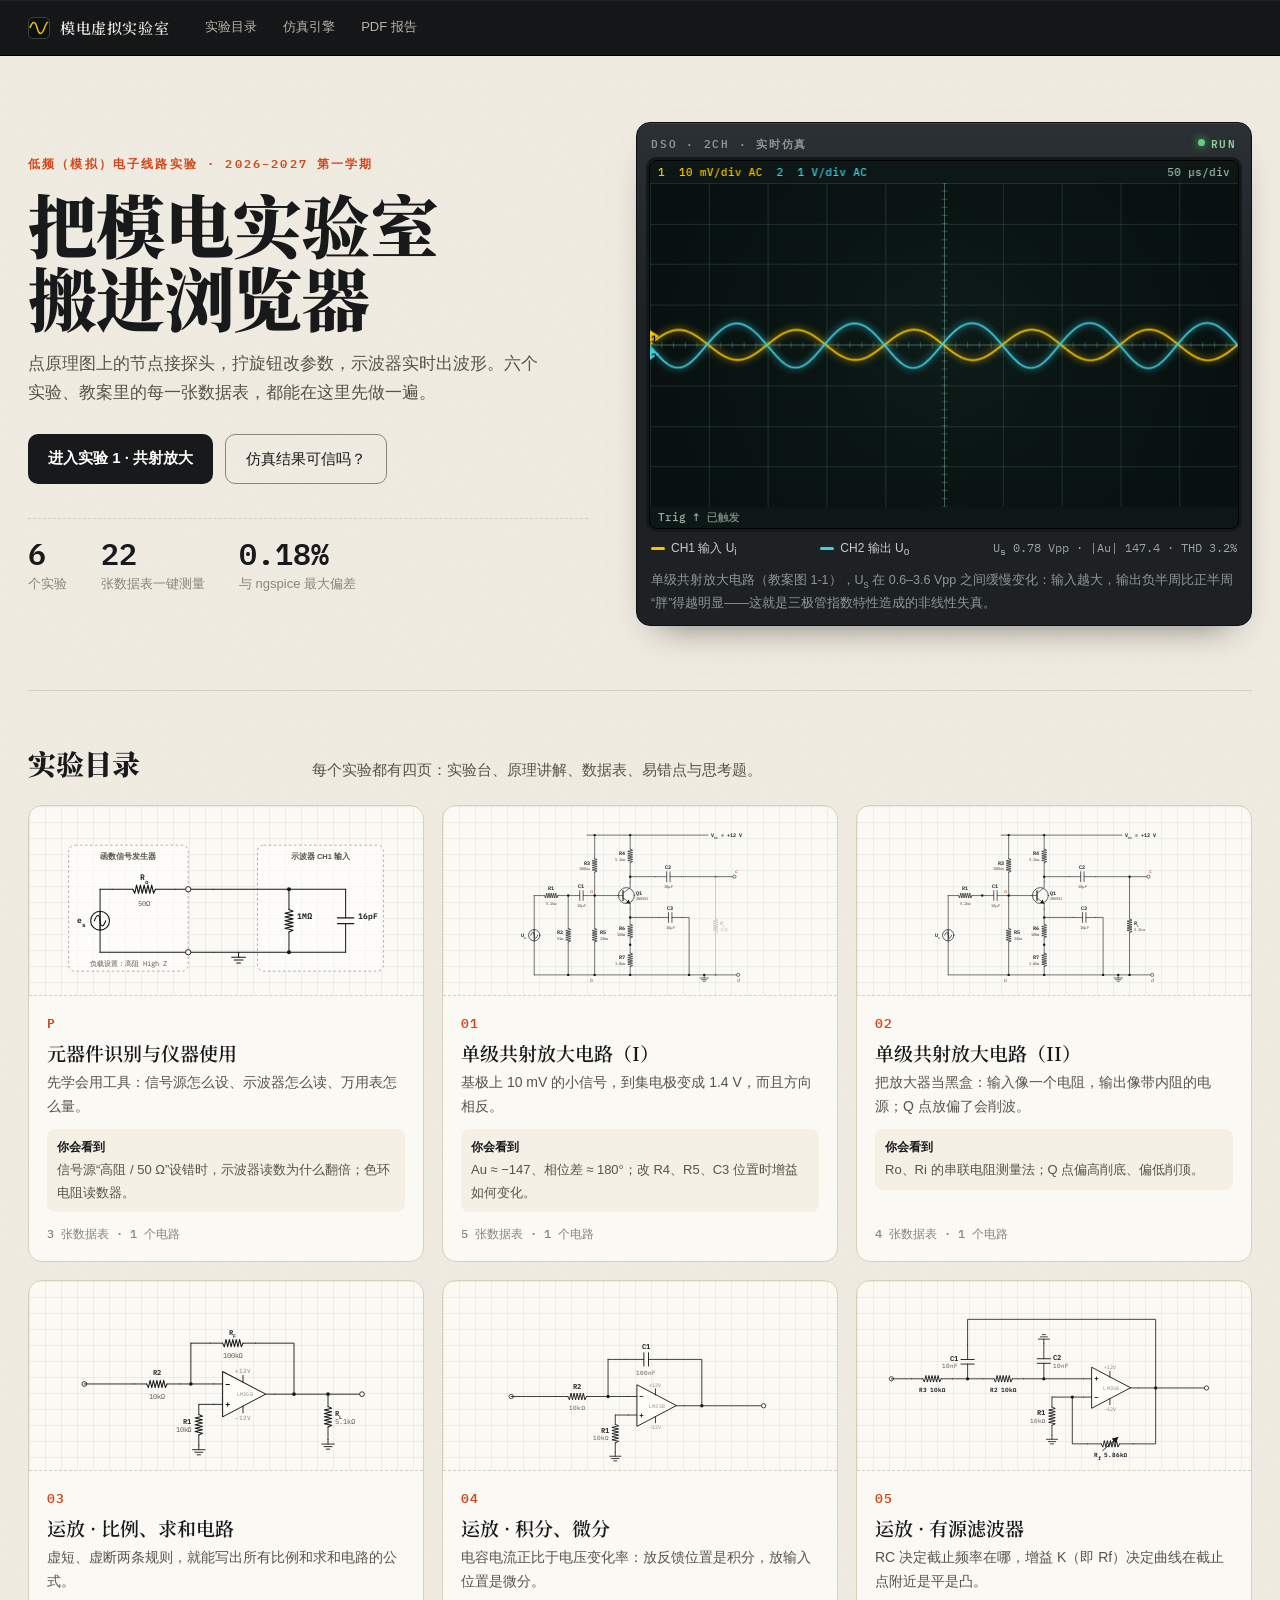
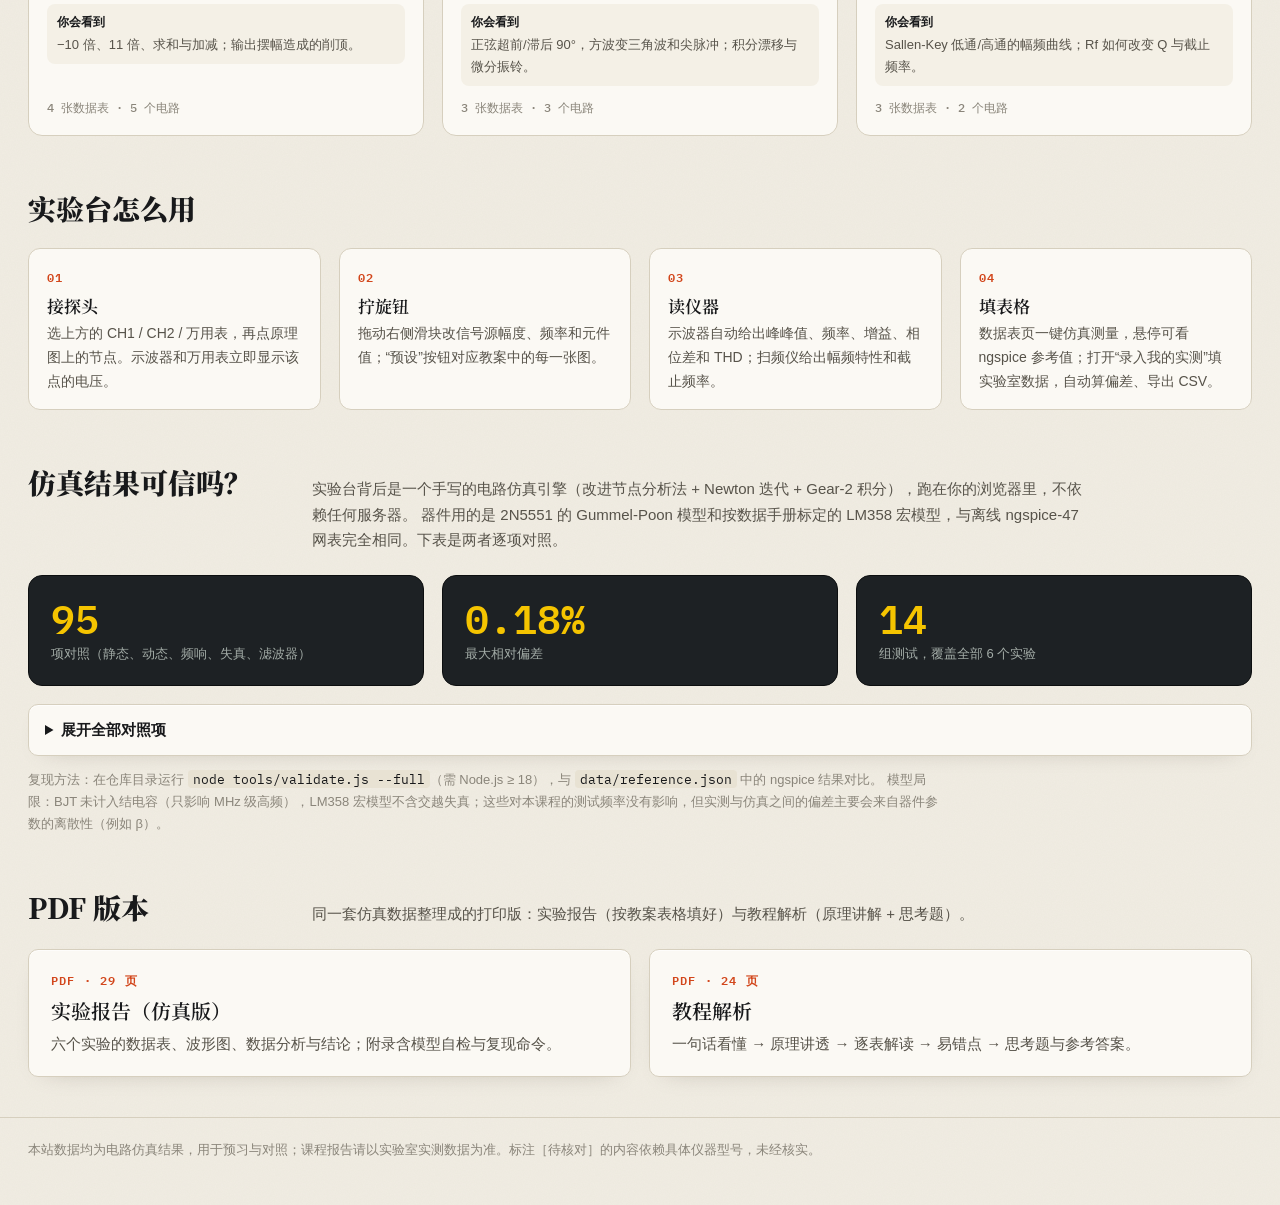
<file: index.html>
<!doctype html>
<html lang="zh-CN">
<head>
<meta charset="utf-8">
<meta name="viewport" content="width=device-width, initial-scale=1">
<title>模电虚拟实验室 · 低频（模拟）电子线路实验</title>
<meta name="description" content="在浏览器里做模电实验：共射放大、运放比例/求和、积分微分、有源滤波器。实时电路仿真 + 示波器 + 万用表 + 扫频仪，结果与 ngspice 逐项校验。">
<link rel="icon" href="assets/favicon.svg" type="image/svg+xml">
<link rel="preconnect" href="https://fonts.googleapis.com"><link rel="preconnect" href="https://fonts.gstatic.com" crossorigin>
<link href="https://fonts.googleapis.com/css2?family=IBM+Plex+Mono:wght@400;500;600&family=Noto+Serif+SC:wght@600;900&display=swap" rel="stylesheet">
<link rel="stylesheet" href="css/style.css">
<link rel="stylesheet" href="css/home.css">
</head>
<body class="home">
<a class="skip" href="#main">跳到正文</a>
<header class="top">
  <a class="brand" href="index.html"><span class="mark" aria-hidden="true"></span>模电虚拟实验室</a>
  <nav class="expnav" aria-label="页面导航">
    <a href="#exps"><span>实验目录</span></a><a href="#engine"><span>仿真引擎</span></a><a href="#downloads"><span>PDF 报告</span></a>
  </nav>
</header>

<main id="main">
  <section class="hero">
    <div class="hero-text reveal">
      <p class="kicker">低频（模拟）电子线路实验 · 2026–2027 第一学期</p>
      <h1>把模电实验室<br>搬进浏览器</h1>
      <p class="hero-lead">点原理图上的节点接探头，拧旋钮改参数，示波器实时出波形。六个实验、教案里的每一张数据表，都能在这里先做一遍。</p>
      <div class="hero-cta">
        <a class="btn big" href="lab.html?e=1">进入实验 1 · 共射放大</a>
        <a class="ghostbtn big" href="#engine">仿真结果可信吗？</a>
      </div>
      <ul class="hero-facts">
        <li><b>6</b><span>个实验</span></li>
        <li><b id="ntab">—</b><span>张数据表一键测量</span></li>
        <li><b id="maxerr">0.18%</b><span>与 ngspice 最大偏差</span></li>
      </ul>
    </div>
    <figure class="hero-inst inst reveal">
      <header class="inst-h"><span class="model">DSO · 2CH · 实时仿真</span><span class="model live"><i></i>RUN</span></header>
      <canvas id="hero-scope" class="screen" aria-label="示波器：共射放大电路的输入与输出波形"></canvas>
      <figcaption class="inst-f">
        <span class="legend"><i class="c1"></i><span>CH1 输入 U<sub>i</sub></span></span>
        <span class="legend"><i class="c2"></i><span>CH2 输出 U<sub>o</sub></span></span>
        <span class="simstate" id="hero-read"></span>
      </figcaption>
      <p class="hero-cap">单级共射放大电路（教案图 1-1），U<sub>s</sub> 在 0.6–3.6 Vpp 之间缓慢变化：输入越大，输出负半周比正半周“胖”得越明显——这就是三极管指数特性造成的非线性失真。</p>
    </figure>
  </section>

  <section id="exps" class="exps">
    <header class="sec-h reveal"><h2>实验目录</h2><p>每个实验都有四页：实验台、原理讲解、数据表、易错点与思考题。</p></header>
    <div class="exp-grid" id="exp-grid"></div>
  </section>

  <section id="how" class="how">
    <header class="sec-h reveal"><h2>实验台怎么用</h2></header>
    <ol class="how-steps">
      <li class="reveal"><b>接探头</b>选上方的 CH1 / CH2 / 万用表，再点原理图上的节点。示波器和万用表立即显示该点的电压。</li>
      <li class="reveal"><b>拧旋钮</b>拖动右侧滑块改信号源幅度、频率和元件值；“预设”按钮对应教案中的每一张图。</li>
      <li class="reveal"><b>读仪器</b>示波器自动给出峰峰值、频率、增益、相位差和 THD；扫频仪给出幅频特性和截止频率。</li>
      <li class="reveal"><b>填表格</b>数据表页一键仿真测量，悬停可看 ngspice 参考值；打开“录入我的实测”填实验室数据，自动算偏差、导出 CSV。</li>
    </ol>
  </section>

  <section id="engine" class="engine">
    <header class="sec-h reveal"><h2>仿真结果可信吗？</h2>
      <p>实验台背后是一个手写的电路仿真引擎（改进节点分析法 + Newton 迭代 + Gear-2 积分），跑在你的浏览器里，不依赖任何服务器。
      器件用的是 2N5551 的 Gummel-Poon 模型和按数据手册标定的 LM358 宏模型，与离线 ngspice-47 网表完全相同。下表是两者逐项对照。</p></header>
    <div class="engine-stats reveal" id="engine-stats"></div>
    <details class="card engine-table reveal"><summary>展开全部对照项</summary><div class="tscroll"><table id="valid-table"></table></div></details>
    <p class="engine-note reveal">复现方法：在仓库目录运行 <code>node tools/validate.js --full</code>（需 Node.js ≥ 18），与 <code>data/reference.json</code> 中的 ngspice 结果对比。
      模型局限：BJT 未计入结电容（只影响 MHz 级高频），LM358 宏模型不含交越失真；这些对本课程的测试频率没有影响，但实测与仿真之间的偏差主要会来自器件参数的离散性（例如 β）。</p>
  </section>

  <section id="downloads" class="downloads">
    <header class="sec-h reveal"><h2>PDF 版本</h2><p>同一套仿真数据整理成的打印版：实验报告（按教案表格填好）与教程解析（原理讲解 + 思考题）。</p></header>
    <div class="dl-grid">
      <a class="dl card reveal" href="downloads/实验报告（仿真版）.pdf" download><span class="dl-k">PDF · 29 页</span><b>实验报告（仿真版）</b><span>六个实验的数据表、波形图、数据分析与结论；附录含模型自检与复现命令。</span></a>
      <a class="dl card reveal" href="downloads/教程解析.pdf" download><span class="dl-k">PDF · 24 页</span><b>教程解析</b><span>一句话看懂 → 原理讲透 → 逐表解读 → 易错点 → 思考题与参考答案。</span></a>
    </div>
  </section>
</main>

<footer class="foot">
  <p>本站数据均为电路仿真结果，用于预习与对照；课程报告请以实验室实测数据为准。标注［待核对］的内容依赖具体仪器型号，未经核实。</p>
</footer>

<script src="data/reference.js"></script>
<script src="data/validation.js"></script>
<script src="js/engine.js"></script>
<script src="js/circuits.js"></script>
<script src="js/schematics.js"></script>
<script src="js/instruments.js"></script>
<script src="js/experiments.js"></script>
<script src="js/home.js"></script>
</body>
</html>
</file>
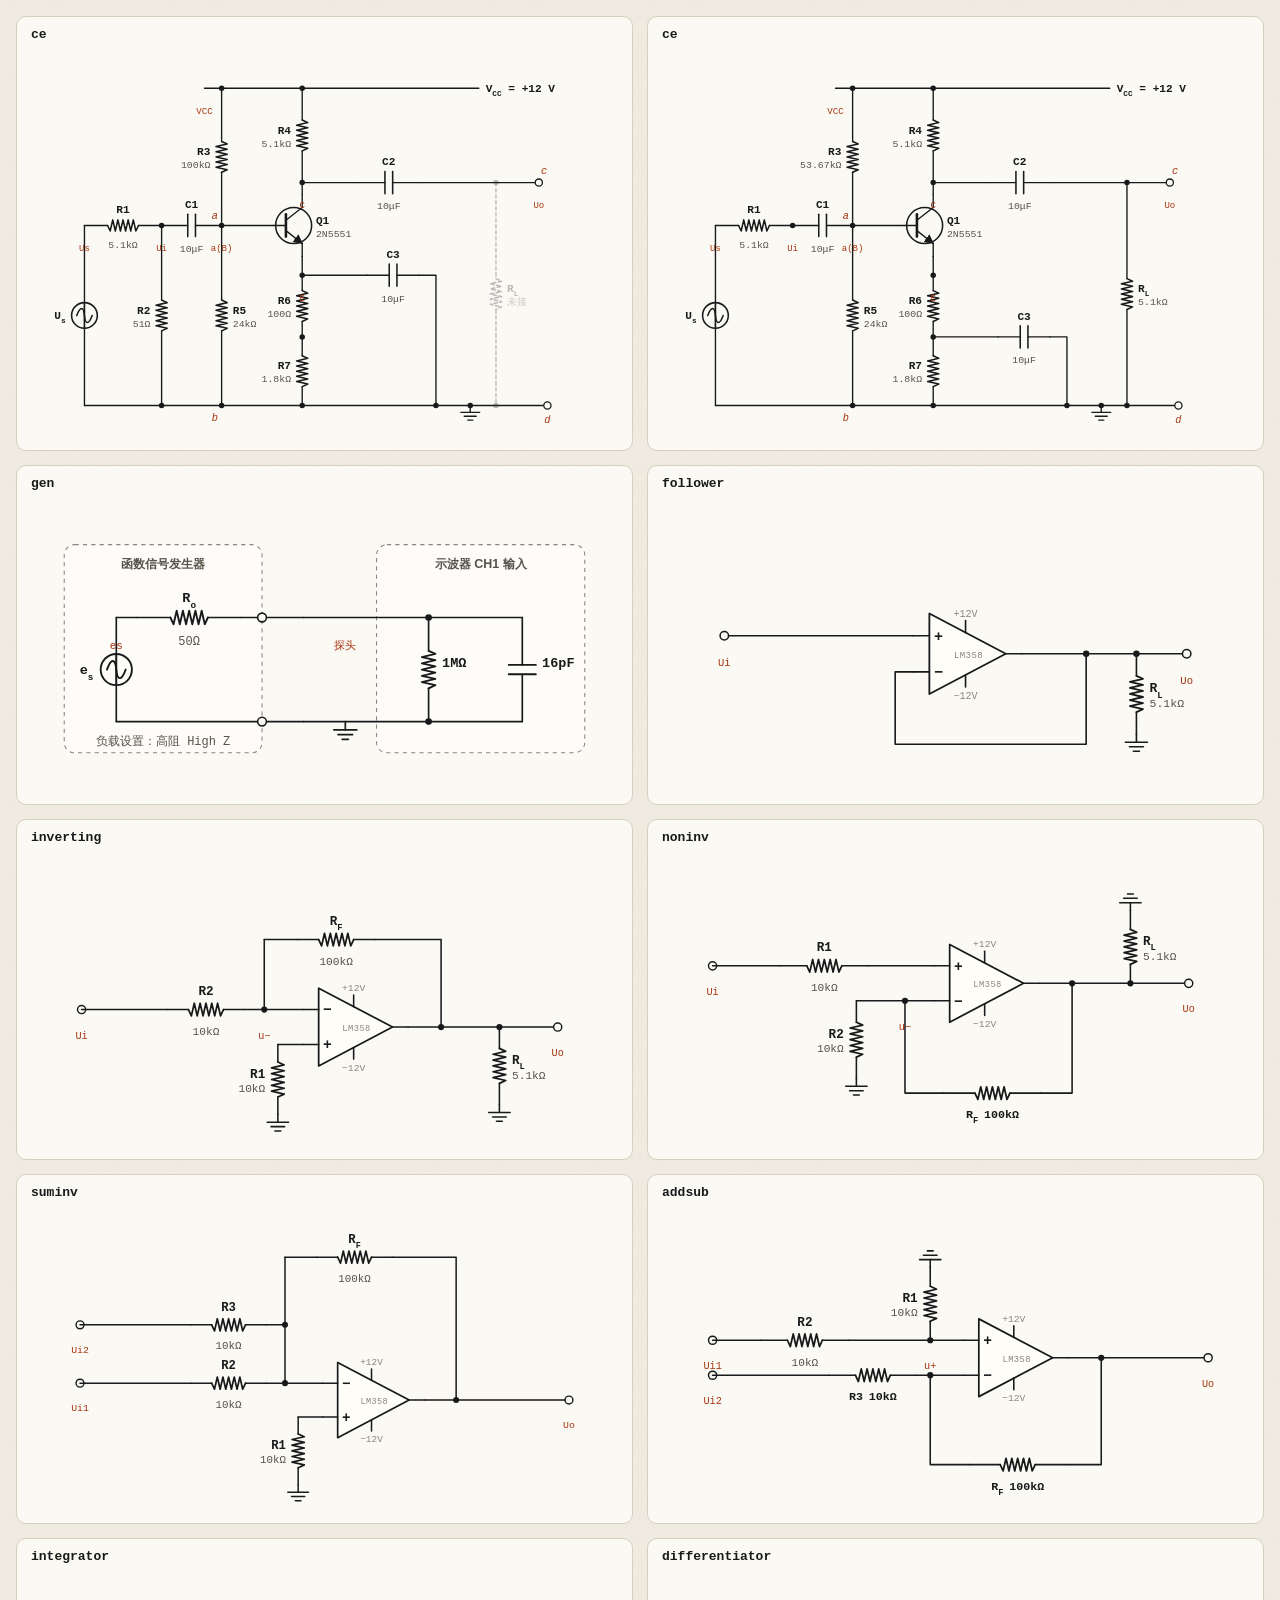
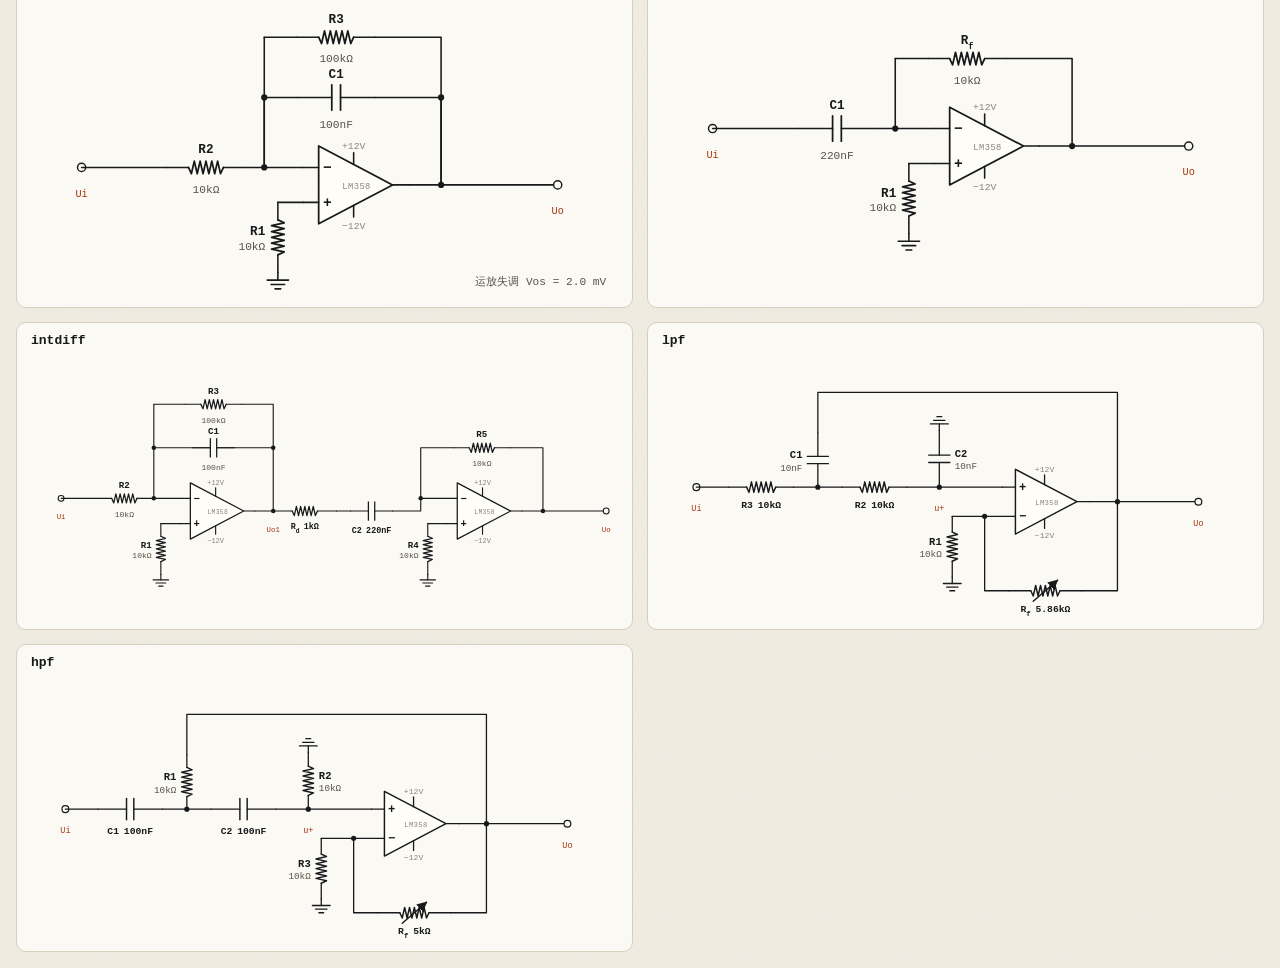
<file: tools/gallery.html>
<!doctype html>
<html lang="zh-CN"><head><meta charset="utf-8"><title>原理图图库（开发自检用）</title>
<link rel="stylesheet" href="../css/style.css">
<style>body{padding:16px} .g{display:grid;grid-template-columns:repeat(2,1fr);gap:14px} .g>div{background:#fbf9f4;border:1px solid #d6cfbe;border-radius:10px;padding:6px} h4{margin:4px 8px;font:600 13px var(--mono)} .sch .ptag{opacity:1}</style></head>
<body><div class="g" id="g"></div>
<script src="../js/schematics.js"></script>
<script>
const cases = [
  ["ce", { R2: true, bypass: "full", RL: null }], ["ce", { R2: false, bypass: "R7", RL: 5100, R3: 53668 }],
  ["gen", { load50: false }], ["follower", { RL: 5100 }], ["inverting", { RL: 5100 }], ["noninv", { RL: 5100 }],
  ["suminv", {}], ["addsub", { R1: 10000 }], ["integrator", { rpar: true, vos: 0.002 }], ["differentiator", {}],
  ["intdiff", { rd: true }], ["lpf", { Rf: 5858 }], ["hpf", { Rf: 5000 }],
];
const g = document.getElementById("g");
cases.forEach(([k, p], i) => {
  const d = document.createElement("div"); d.innerHTML = `<h4>${k}</h4><div class="schematic" id="s${i}"></div>`; g.appendChild(d);
  Schematics.render(document.getElementById("s" + i), k, p, { [Object.keys(Schematics.LAY[k](p).probes)[0]]: [] }, null);
});
</script></body></html>
</file>
<file: css/style.css>
/* =====================================================================
   模电虚拟实验室 — 视觉：实验记录本（暖纸 + 墨线）× 仪器面板（石墨 + 荧光屏）
   ===================================================================== */
:root {
  --paper: #f1ede3;
  --paper-2: #e8e2d3;
  --card: #fbf9f4;
  --ink: #18191b;
  --ink-2: #57534a;
  --ink-3: #8a857a;
  --line: #d6cfbe;
  --grid: rgba(46, 92, 140, 0.075);
  --accent: #d2461b;
  --accent-ink: #a63510;
  --panel: #1d2124;
  --panel-2: #2a3034;
  --panel-line: #3a4247;
  --screen: #081110;
  --ch1: #f5c400;
  --ch2: #3fd0e0;
  --dmm: #ff7a59;
  --ok: #2f8f46;
  --serif: "Noto Serif SC", "Songti SC", "STSong", serif;
  --sans: "PingFang SC", "Hiragino Sans GB", "Microsoft YaHei", "Noto Sans SC", sans-serif;
  --mono: "IBM Plex Mono", "SFMono-Regular", Menlo, Consolas, monospace;
  --r: 10px;
}
* { box-sizing: border-box; }
html { scroll-behavior: smooth; }
body {
  margin: 0; color: var(--ink); font: 15px/1.7 var(--sans);
  background: var(--paper);
  background-image: url("data:image/svg+xml,%3Csvg xmlns='http://www.w3.org/2000/svg' width='160' height='160'%3E%3Cfilter id='n'%3E%3CfeTurbulence type='fractalNoise' baseFrequency='.85' numOctaves='2' stitchTiles='stitch'/%3E%3CfeColorMatrix values='0 0 0 0 0.35 0 0 0 0 0.3 0 0 0 0 0.2 0 0 0 .05 0'/%3E%3C/filter%3E%3Crect width='100%25' height='100%25' filter='url(%23n)'/%3E%3C/svg%3E");
  -webkit-font-smoothing: antialiased;
}
a { color: var(--accent-ink); }
button { font: inherit; color: inherit; cursor: pointer; }
:focus-visible { outline: 2px solid var(--accent); outline-offset: 2px; }
.skip { position: absolute; left: -999px; }
.skip:focus { left: 12px; top: 8px; z-index: 99; background: #fff; padding: 6px 10px; }

/* ---------------- 顶栏 ---------------- */
.top {
  position: sticky; top: 0; z-index: 20; display: flex; align-items: center; gap: 24px;
  padding: 0 28px; height: 56px; background: #141618; color: #e9e6de;
  border-bottom: 1px solid #000; box-shadow: 0 1px 0 rgba(255,255,255,.04) inset;
}
.brand { display: flex; align-items: center; gap: 10px; color: inherit; text-decoration: none; font: 600 15px var(--serif); letter-spacing: .04em; white-space: nowrap; }
.mark { width: 22px; height: 22px; border-radius: 5px; background: var(--screen); border: 1px solid #39423f; position: relative; overflow: hidden; }
.mark::after { content: ""; position: absolute; inset: 0; background: url("data:image/svg+xml,%3Csvg xmlns='http://www.w3.org/2000/svg' viewBox='0 0 22 22'%3E%3Cpath d='M1 11 C4 3 7 3 9 11 S14 19 17 11 21 5 21 5' fill='none' stroke='%23f5c400' stroke-width='1.6'/%3E%3C/svg%3E") center/cover; }
.expnav { display: flex; gap: 2px; overflow-x: auto; scrollbar-width: none; }
.expnav a { display: flex; align-items: baseline; gap: 7px; padding: 6px 12px; border-radius: 6px; color: #b9b4a8; text-decoration: none; font-size: 13px; white-space: nowrap; }
.expnav a b { font: 600 12px var(--mono); color: #7d786e; }
.expnav a:hover { background: #22262a; color: #fff; }
.expnav a.cur { background: #262b2f; color: #fff; box-shadow: inset 0 -2px 0 var(--accent); }
.expnav a.cur b { color: var(--accent); }

main { max-width: 1440px; margin: 0 auto; padding: 0 28px 40px; }

/* ---------------- 实验标题 ---------------- */
.exphead { display: flex; justify-content: space-between; align-items: flex-end; gap: 24px; padding: 34px 0 0; border-bottom: 1px solid var(--line); margin-bottom: 22px; flex-wrap: wrap; }
.kicker { margin: 0; font: 600 12px var(--mono); letter-spacing: .18em; color: var(--accent); text-transform: uppercase; }
.exphead h1 { margin: 4px 0 6px; font: 900 clamp(26px, 3.2vw, 40px)/1.15 var(--serif); letter-spacing: .01em; }
.lead { margin: 0 0 18px; color: var(--ink-2); max-width: 46em; }
.tabs { display: flex; gap: 4px; }
.tabs button { white-space: nowrap; background: none; border: 0; padding: 10px 14px 12px; color: var(--ink-2); font-size: 14px; border-bottom: 2px solid transparent; margin-bottom: -1px; }
.tabs button:hover { color: var(--ink); }
.tabs button[aria-selected="true"] { color: var(--ink); border-bottom-color: var(--accent); font-weight: 600; }

/* ---------------- 卡片 ---------------- */
.card { background: var(--card); border: 1px solid var(--line); border-radius: var(--r); box-shadow: 0 1px 0 rgba(255,255,255,.7) inset, 0 8px 24px -18px rgba(40,30,10,.35); }
.card-h { display: flex; align-items: center; justify-content: space-between; gap: 12px; padding: 12px 16px; border-bottom: 1px dashed var(--line); flex-wrap: wrap; }
.card-h h2 { margin: 0; font: 600 15px var(--serif); letter-spacing: .06em; }
.paper { background-color: var(--card); background-image: linear-gradient(var(--grid) 1px, transparent 1px), linear-gradient(90deg, var(--grid) 1px, transparent 1px); background-size: 20px 20px; }

/* ---------------- 实验台布局 ---------------- */
.bench-grid { display: grid; grid-template-columns: minmax(0, 1fr) 340px; gap: 18px; align-items: start; }
.sch-card { grid-column: 1; }
.controls { grid-column: 2; grid-row: 1 / span 3; position: sticky; top: 72px; max-height: calc(100vh - 90px); overflow: auto; }
.scope-card { grid-column: 1; }
.side-insts { grid-column: 1; display: grid; grid-template-columns: 280px minmax(0, 1fr); gap: 18px; }
.tasks { margin-top: 18px; }
.tasks ol { margin: 0; padding: 14px 20px 16px 40px; columns: 2; column-gap: 40px; }
.tasks li { break-inside: avoid; margin-bottom: 6px; color: var(--ink-2); }

.roles { display: flex; align-items: center; gap: 6px; flex-wrap: wrap; }
.roles .hint { font-size: 12px; color: var(--ink-3); margin-right: 2px; }
.roles button { display: inline-flex; align-items: center; gap: 6px; padding: 4px 10px; border-radius: 999px; border: 1px solid var(--line); background: #fff; font-size: 12.5px; }
.roles button em { font: 500 12px var(--mono); color: var(--ink-2); font-style: normal; }
.roles button[aria-pressed="true"] { border-color: var(--ink); box-shadow: 0 0 0 2px rgba(24,25,27,.08); }
.roles i { width: 10px; height: 10px; border-radius: 50%; display: inline-block; }
.c1 i, i.c1 { background: var(--ch1); } i.c2 { background: var(--ch2); } i.cv { background: var(--dmm); }

.schematic { padding: 8px 10px 4px; }
.sch { width: 100%; height: auto; display: block; max-height: 460px; }
.sch .w { fill: none; stroke: var(--ink); stroke-width: 1.6; stroke-linejoin: round; stroke-linecap: round; }
.sch .part { stroke-width: 1.8; }
.sch .oa { fill: #fffdf8; }
.sch .arrh { fill: var(--ink); }
.sch .dot { fill: var(--ink); }
.sch .term { fill: var(--card); stroke: var(--ink); stroke-width: 1.5; }
.sch text { font-family: var(--mono); }
.sch .lb { font-size: 13px; font-weight: 600; fill: var(--ink); }
.sch .lb2 { font-size: 12px; font-weight: 600; fill: var(--ink); }
.sch .val { font-size: 11.5px; fill: var(--ink-2); }
.sch .sub { font-size: 9px; baseline-shift: sub; }
.sch .pm { font-size: 15px; font-weight: 600; fill: var(--ink); }
.sch .rail { font-size: 10px; fill: var(--ink-3); }
.sch .chip { font-size: 9px; fill: var(--ink-3); letter-spacing: .05em; }
.sch .node { font-size: 12px; fill: var(--accent-ink); font-style: italic; }
.sch .box { fill: rgba(255,255,255,.5); stroke: var(--ink-3); stroke-dasharray: 4 4; }
.sch .boxt { font: 600 12px var(--sans); fill: var(--ink-2); }
.sch .ghost { opacity: .28; }
.sch .ghost .w { stroke-dasharray: 4 3; }
.probe { cursor: crosshair; outline: none; }
.probe .hit { fill: transparent; }
.probe .pin { fill: #fff; stroke: var(--accent); stroke-width: 1.6; opacity: .0; transition: opacity .15s; }
.sch:hover .probe .pin, .probe:focus .pin { opacity: .9; }
.probe:hover .pin, .probe:focus .pin { fill: var(--accent); opacity: 1; }
.probe .ptag { font-size: 10.5px; fill: var(--accent-ink); opacity: 0; transition: opacity .15s; pointer-events: none; }
.sch:hover .probe .ptag, .probe.on .ptag { opacity: 1; }
.probe .ring { fill: none; stroke-width: 2.6; }
.probe .ring.ch1 { stroke: var(--ch1); } .probe .ring.ch2 { stroke: var(--ch2); } .probe .ring.dmm { stroke: var(--dmm); }
.probe.on .pin { opacity: 1; fill: var(--ink); stroke: none; r: 3.5; }
.flag rect { stroke: rgba(0,0,0,.25); }
.flag.ch1 rect { fill: var(--ch1); } .flag.ch2 rect { fill: var(--ch2); } .flag.dmm rect { fill: var(--dmm); }
.flag text { font: 700 10px var(--mono); fill: #111; }

/* ---------------- 控件 ---------------- */
#controls { padding: 6px 16px 16px; }
.ctl { padding: 12px 0; border-bottom: 1px dashed var(--line); }
.ctl:last-child { border-bottom: 0; }
.ctl-h { display: flex; justify-content: space-between; align-items: baseline; font-size: 13px; color: var(--ink-2); margin-bottom: 7px; }
.ctl-h output { font: 600 14px var(--mono); color: var(--ink); }
.seg { display: inline-flex; background: var(--paper-2); border-radius: 8px; padding: 3px; gap: 2px; }
.seg.wrap { display: flex; flex-wrap: wrap; }
.seg button { border: 0; background: transparent; padding: 5px 10px; border-radius: 6px; font-size: 13px; color: var(--ink-2); }
.seg button.on { background: #fff; color: var(--ink); box-shadow: 0 1px 2px rgba(0,0,0,.12); font-weight: 600; }
.chips { display: flex; flex-wrap: wrap; gap: 6px; }
.chips button { border: 1px solid var(--line); background: #fff; border-radius: 999px; padding: 3px 11px; font-size: 12.5px; }
.chips button:hover { border-color: var(--accent); color: var(--accent-ink); }
.chips.mini { margin-top: 6px; }
.chips.mini button { font: 500 11.5px var(--mono); padding: 1px 8px; color: var(--ink-2); }
input[type=range] { width: 100%; -webkit-appearance: none; appearance: none; background: transparent; height: 22px; }
input[type=range]::-webkit-slider-runnable-track { height: 4px; background: linear-gradient(90deg, var(--ink) 0 0) , var(--line); border-radius: 2px; }
input[type=range]::-webkit-slider-thumb { -webkit-appearance: none; width: 18px; height: 18px; margin-top: -7px; border-radius: 50%; background: #fff; border: 2px solid var(--accent); box-shadow: 0 1px 3px rgba(0,0,0,.25); }
input[type=range]::-moz-range-track { height: 4px; background: var(--line); border-radius: 2px; }
input[type=range]::-moz-range-thumb { width: 16px; height: 16px; border-radius: 50%; background: #fff; border: 2px solid var(--accent); }

/* ---------------- 仪器 ---------------- */
.inst { background: linear-gradient(180deg, var(--panel-2), var(--panel) 40%); color: #d9dcd6; border-radius: 14px; border: 1px solid #0c0e0f; box-shadow: 0 1px 0 rgba(255,255,255,.07) inset, 0 18px 36px -22px rgba(0,0,0,.6); padding: 10px 12px 12px; }
.inst-h, .inst-f { display: flex; justify-content: space-between; align-items: center; gap: 10px; flex-wrap: wrap; }
.inst-h { padding: 0 2px 8px; }
.inst-f { padding: 9px 2px 0; }
.model { font: 600 11px var(--mono); letter-spacing: .16em; color: #8e9892; }
.inst-btns { display: flex; gap: 6px; }
.ib, .cb { background: #33393d; border: 1px solid #0d0f10; color: #e2e5df; border-radius: 6px; padding: 4px 10px; font: 500 12px var(--sans); box-shadow: 0 1px 0 rgba(255,255,255,.08) inset; }
.ib:hover, .cb:hover { background: #3c4347; }
.cb { font-family: var(--mono); font-weight: 600; min-width: 46px; }
.cb.c1 { box-shadow: inset 0 -2px 0 var(--ch1); } .cb.c2 { box-shadow: inset 0 -2px 0 var(--ch2); }
.scope-body { display: grid; grid-template-columns: minmax(0, 1fr) 190px; gap: 10px; }
.screen { width: 100%; display: block; border-radius: 8px; border: 1px solid #000; box-shadow: inset 0 0 0 1px rgba(120,190,160,.08), 0 0 0 3px #15191b; background: var(--screen); }
#scope { aspect-ratio: 3 / 2; }
.meas { margin: 0; display: flex; flex-direction: column; gap: 8px; }
.mg { background: #12171a; border: 1px solid #000; border-radius: 8px; padding: 7px 10px; display: grid; grid-template-columns: auto 1fr; gap: 1px 10px; align-items: baseline; }
.mg.c1 { border-left: 3px solid var(--ch1); } .mg.c2 { border-left: 3px solid var(--ch2); }
.mg dt { font-size: 11.5px; color: #8a948f; }
.mg dd { margin: 0; text-align: right; font: 600 14px var(--mono); color: #eef0ea; font-variant-numeric: tabular-nums; }
.mg.c1 dd { color: #ffe27a; } .mg.c2 dd { color: #9be9f2; }
.simstate { font: 12px var(--mono); color: #9aa49f; }
.simstate b { color: #e6e9e3; font-weight: 600; }
.simstate .ok { color: #6fd28a; } .simstate .warm { color: #f0b04a; } .simstate .bad { color: #ff8a73; }
.dmm .lcd { margin: 4px 0 8px; background: linear-gradient(180deg, #c7d2b3, #b4c19e); border-radius: 8px; border: 2px solid #0e1011; box-shadow: inset 0 2px 6px rgba(0,0,0,.35); padding: 14px 16px 10px; display: flex; align-items: baseline; justify-content: flex-end; gap: 8px; color: #1d2418; }
.dmm .lcd span { font: 600 40px/1 var(--mono); letter-spacing: .02em; font-variant-numeric: tabular-nums; }
.dmm .lcd small { font: 600 14px var(--mono); }
.inst-note { margin: 4px 2px 0; font-size: 12px; color: #8e9892; }
.bodecv { aspect-ratio: 16 / 5; }

/* ---------------- 讲解 ---------------- */
.prose { max-width: 860px; margin: 0 auto; padding: 18px 40px 30px; }
.prose h3 { font: 600 19px var(--serif); margin: 26px 0 8px; padding-left: 12px; border-left: 3px solid var(--accent); }
.prose p, .prose li { color: #2b2a27; }
.prose .key { background: #f3efe4; border-left: 3px solid var(--ink); padding: 10px 14px; margin: 14px 0; border-radius: 0 8px 8px 0; font-size: 14px; }
.prose .key b { display: inline-block; margin-right: 10px; font-family: var(--serif); }
.prose pre { background: var(--panel); color: #e5e8e1; padding: 14px 16px; border-radius: 8px; overflow: auto; font: 12.5px/1.6 var(--mono); }
.katex-display { overflow-x: auto; overflow-y: hidden; padding: 4px 0; }
.tbc { font: 600 11px var(--sans); color: var(--accent-ink); border: 1px solid currentColor; border-radius: 4px; padding: 0 4px; margin-left: 4px; white-space: nowrap; }

/* ---------------- 色环 ---------------- */
.cc { border: 1px solid var(--line); border-radius: var(--r); background: #fff; padding: 12px 14px; }
.cc-svg { width: 100%; max-width: 420px; display: block; margin: 0 auto; }
.cc-val { text-align: center; font: 600 22px var(--mono); margin: 2px 0 8px; }
.cc-val span { font-size: 14px; color: var(--ink-2); margin-left: 10px; }
.cc-row { display: flex; flex-wrap: wrap; align-items: center; gap: 4px; margin: 5px 0; font-size: 12.5px; }
.cc-row > span { width: 52px; color: var(--ink-2); }
.sw { border: 1px solid rgba(0,0,0,.2); border-radius: 5px; padding: 1px 0; width: 30px; font-size: 11px; background: var(--c); color: #fff; text-shadow: 0 0 2px rgba(0,0,0,.8); }
.sw.on { outline: 2px solid var(--ink); outline-offset: 1px; }
.cc-quiz { margin-top: 10px; display: flex; flex-wrap: wrap; gap: 6px; align-items: center; font-size: 12.5px; color: var(--ink-2); }

/* ---------------- 数据表 ---------------- */
.datahead { display: flex; justify-content: space-between; align-items: center; gap: 18px; padding: 14px 18px; margin-bottom: 18px; flex-wrap: wrap; }
.datahead p { margin: 0; color: var(--ink-2); font-size: 14px; max-width: 60em; }
.datahead-act { display: flex; gap: 14px; align-items: center; }
.btn { background: var(--ink); color: #fff; border: 0; border-radius: 8px; padding: 7px 14px; font-size: 13.5px; font-weight: 600; }
.btn:hover { background: var(--accent-ink); }
.btn:disabled { opacity: .6; cursor: progress; }
.ghostbtn { background: transparent; border: 1px solid var(--line); border-radius: 6px; padding: 3px 9px; font-size: 12px; color: var(--ink-2); }
.ghostbtn:hover { border-color: var(--accent); color: var(--accent-ink); }
.switch { display: inline-flex; align-items: center; gap: 8px; font-size: 13.5px; cursor: pointer; }
.switch input { position: absolute; opacity: 0; }
.switch span { width: 34px; height: 20px; border-radius: 99px; background: var(--line); position: relative; transition: background .2s; }
.switch span::after { content: ""; position: absolute; top: 2px; left: 2px; width: 16px; height: 16px; border-radius: 50%; background: #fff; transition: transform .2s; box-shadow: 0 1px 2px rgba(0,0,0,.3); }
.switch input:checked + span { background: var(--accent); }
.switch input:checked + span::after { transform: translateX(14px); }
.switch input:focus-visible + span { outline: 2px solid var(--accent); outline-offset: 2px; }
.tbl { background: var(--card); border: 1px solid var(--line); border-radius: var(--r); margin-bottom: 18px; overflow: hidden; }
.tbl header { display: flex; justify-content: space-between; align-items: center; gap: 12px; padding: 12px 16px; border-bottom: 1px solid var(--line); flex-wrap: wrap; }
.tbl h3 { margin: 0; font: 600 15px var(--serif); }
.tno { font: 600 12px var(--mono); color: #fff; background: var(--ink); border-radius: 4px; padding: 2px 7px; margin-right: 10px; letter-spacing: .04em; }
.tbl-act { display: flex; gap: 8px; }
.tscroll { overflow-x: auto; }
table { border-collapse: collapse; width: 100%; font-size: 13.5px; }
th, td { padding: 8px 12px; text-align: center; border-bottom: 1px solid #ece6d7; white-space: nowrap; }
thead th { background: #f2eee3; font-weight: 600; color: var(--ink-2); font-size: 12.5px; }
tbody th { font-weight: 600; text-align: left; }
td.v { font: 500 14px var(--mono); font-variant-numeric: tabular-nums; color: var(--ink-3); }
td.v.filled { color: var(--ink); animation: fill .9s ease; }
@keyframes fill { from { background: #ffe9b8; } to { background: transparent; } }
tr.busy td.v { color: transparent; background: linear-gradient(90deg, #f4efe2 25%, #fff6de 50%, #f4efe2 75%); background-size: 200% 100%; animation: shimmer 1s linear infinite; }
@keyframes shimmer { to { background-position: -200% 0; } }
td.act, th.act { width: 1%; }
table.wide th, table.wide td { padding: 7px 8px; }
tr.mine { display: none; }
.show-mine tr.mine, tr.mine.always { display: table-row; }
tr.mine th span { font-weight: 500; color: var(--accent-ink); font-size: 12.5px; }
tr.mine input { width: 78px; font: 500 13px var(--mono); padding: 3px 6px; border: 1px solid var(--line); border-radius: 5px; background: #fffdf7; text-align: center; }
tr.mine input:focus { border-color: var(--accent); outline: none; }
tr.mine .dev { display: block; font: 500 10.5px var(--mono); color: var(--accent-ink); font-style: normal; min-height: 1em; }
.tnote, .tafter { margin: 0; padding: 10px 16px; font-size: 13px; color: var(--ink-2); }
.tafter:empty { display: none; }
.tafter { border-top: 1px dashed var(--line); color: var(--ink); }
.badge:empty { display: none; }
.badge { display: inline-block; font: 500 12px var(--mono); color: var(--ok); background: #e9f3ea; border-radius: 5px; padding: 1px 8px; margin-right: 8px; }

/* ---------------- 思考题 ---------------- */
.qa-grid { display: grid; grid-template-columns: minmax(0, 1fr) minmax(0, 1.4fr); gap: 18px; align-items: start; }
.pit { margin: 0; padding: 14px 20px 18px 38px; }
.pit li { margin-bottom: 8px; }
.pit li::marker { color: var(--accent); }
.qa { padding: 6px 16px 14px; }
.qa details { border-bottom: 1px dashed var(--line); padding: 10px 0; }
.qa summary { cursor: pointer; font-weight: 600; list-style: none; display: flex; gap: 10px; }
.qa summary::-webkit-details-marker { display: none; }
.qn { flex: none; width: 22px; height: 22px; border-radius: 50%; background: var(--ink); color: #fff; font: 600 12px/22px var(--mono); text-align: center; }
.qa details[open] .qn { background: var(--accent); }
.qa details > div { margin: 8px 0 0 32px; color: var(--ink-2); }

.foot { max-width: 1440px; margin: 0 auto; padding: 18px 28px 40px; color: var(--ink-3); font-size: 12.5px; border-top: 1px solid var(--line); }
.foot p { margin: 4px 0; }

/* ---------------- 入场动画（CSS keyframes） ---------------- */
.reveal { animation: rise .55s cubic-bezier(.2,.7,.2,1) both; }
.bench-grid > :nth-child(2) { animation-delay: .06s; }
.bench-grid > :nth-child(3) { animation-delay: .12s; }
.side-insts > :nth-child(1) { animation-delay: .18s; }
.side-insts > :nth-child(2) { animation-delay: .22s; }
@keyframes rise { from { opacity: 0; transform: translateY(10px); } to { opacity: 1; transform: none; } }
@media (prefers-reduced-motion: reduce) { .reveal, td.v.filled { animation: none; } html { scroll-behavior: auto; } }

/* ---------------- 响应式 ---------------- */
@media (max-width: 1180px) {
  .bench-grid { grid-template-columns: 1fr; }
  .controls { grid-column: 1; grid-row: auto; position: static; max-height: none; }
  .sch-card, .scope-card { grid-column: 1; }
  .side-insts { grid-template-columns: 1fr; }
}
@media (max-width: 760px) {
  main { padding: 0 14px 30px; }
  .top { padding: 0 14px; gap: 12px; }
  .brand { font-size: 0; gap: 0; }
  .expnav a span { display: none; }
  .scope-body { grid-template-columns: 1fr; }
  .meas { flex-direction: row; flex-wrap: wrap; }
  .mg { flex: 1 1 160px; }
  .tasks ol { columns: 1; }
  .qa-grid { grid-template-columns: 1fr; }
  .prose { padding: 10px 18px 24px; }
  .tabs { overflow-x: auto; }
}
</file>
<file: css/home.css>
/* 首页 */
.home main { padding-top: 10px; }
.hero { display: grid; grid-template-columns: minmax(0, 1fr) minmax(0, 1.1fr); gap: 48px; align-items: center; padding: 56px 0 64px; border-bottom: 1px solid var(--line); }
.hero h1 { font: 900 clamp(40px, 5.4vw, 76px)/1.05 var(--serif); margin: 14px 0 18px; letter-spacing: -.01em; }
.hero-lead { font-size: 17px; color: var(--ink-2); max-width: 30em; margin: 0 0 26px; }
.hero-cta { display: flex; gap: 12px; flex-wrap: wrap; margin-bottom: 34px; }
.btn.big, .ghostbtn.big { padding: 11px 20px; font-size: 15px; border-radius: 10px; text-decoration: none; display: inline-block; }
.ghostbtn.big { color: var(--ink); border-color: var(--ink-3); }
.btn.big { color: #fff; }
.hero-facts { list-style: none; padding: 0; margin: 0; display: flex; gap: 34px; border-top: 1px dashed var(--line); padding-top: 18px; }
.hero-facts b { display: block; font: 600 30px/1.1 var(--mono); color: var(--ink); }
.hero-facts span { font-size: 13px; color: var(--ink-3); }
.hero-inst { margin: 0; transform: rotate(.6deg); }
.hero-inst canvas { aspect-ratio: 16 / 10; }
.live { display: inline-flex; align-items: center; gap: 6px; color: #8fd4a0 !important; }
.live i { width: 7px; height: 7px; border-radius: 50%; background: #5fd17b; box-shadow: 0 0 8px #5fd17b; animation: blink 1.6s ease-in-out infinite; }
@keyframes blink { 50% { opacity: .35; } }
.legend { display: inline-flex; align-items: center; gap: 6px; font-size: 12px; color: #c9cec8; }
.legend i { width: 14px; height: 3px; border-radius: 2px; display: inline-block; }
.legend i.c1 { background: var(--ch1); } .legend i.c2 { background: var(--ch2); }
.hero-cap { margin: 10px 2px 0; font-size: 12.5px; color: #8e9892; line-height: 1.6; }

.sec-h { display: grid; grid-template-columns: 260px minmax(0, 1fr); gap: 24px; align-items: baseline; margin: 56px 0 22px; }
.sec-h h2 { margin: 0; font: 900 28px/1.2 var(--serif); }
.sec-h p { margin: 0; color: var(--ink-2); max-width: 52em; }

.exp-grid { display: grid; grid-template-columns: repeat(3, minmax(0, 1fr)); gap: 18px; }
.exp-card { display: flex; flex-direction: column; text-decoration: none; color: inherit; background: var(--card); border: 1px solid var(--line); border-radius: 14px; overflow: hidden; transition: transform .2s, box-shadow .2s, border-color .2s; }
.exp-card:hover { transform: translateY(-3px); border-color: var(--ink-3); box-shadow: 0 18px 36px -24px rgba(40,30,10,.5); }
.exp-thumb { height: 190px; padding: 10px 14px 0; border-bottom: 1px dashed var(--line); background-image: linear-gradient(var(--grid) 1px, transparent 1px), linear-gradient(90deg, var(--grid) 1px, transparent 1px); background-size: 16px 16px; display: flex; align-items: center; justify-content: center; }
.exp-thumb .sch { max-height: 170px; width: 100%; }
.exp-thumb .probe { display: none; }
.exp-body { padding: 16px 18px 18px; display: flex; flex-direction: column; gap: 6px; flex: 1; }
.exp-no { font: 600 13px var(--mono); color: var(--accent); letter-spacing: .1em; }
.exp-body h3 { margin: 0; font: 600 19px/1.35 var(--serif); }
.exp-lead { margin: 0; color: var(--ink-2); font-size: 14px; }
.exp-see { margin: 4px 0 0; font-size: 13px; color: var(--ink-2); background: #f4f0e6; border-radius: 8px; padding: 8px 10px; }
.exp-see b { display: block; font-size: 12px; color: var(--ink); margin-bottom: 2px; }
.exp-meta { margin-top: auto; padding-top: 8px; font: 500 12px var(--mono); color: var(--ink-3); }

.how-steps { list-style: none; counter-reset: s; padding: 0; margin: 0; display: grid; grid-template-columns: repeat(4, minmax(0, 1fr)); gap: 18px; }
.how-steps li { counter-increment: s; background: var(--card); border: 1px solid var(--line); border-radius: 12px; padding: 18px 18px 16px; color: var(--ink-2); font-size: 14px; position: relative; }
.how-steps li::before { content: "0" counter(s); font: 600 12px var(--mono); color: var(--accent); display: block; margin-bottom: 6px; letter-spacing: .1em; }
.how-steps b { display: block; font: 600 17px var(--serif); color: var(--ink); margin-bottom: 4px; }

.engine-stats { display: grid; grid-template-columns: repeat(3, minmax(0, 1fr)); gap: 18px; margin-bottom: 18px; }
.stat { background: var(--panel); color: #e6e9e3; border-radius: 14px; padding: 20px 22px; border: 1px solid #0c0e0f; }
.stat b { display: block; font: 600 40px/1.1 var(--mono); color: var(--ch1); }
.stat span { font-size: 13px; color: #a3aca7; }
.engine-table summary { padding: 12px 16px; cursor: pointer; font-weight: 600; }
.engine-table table { font-size: 12.5px; }
.engine-table td, .engine-table th { padding: 5px 10px; }
.engine-note { font-size: 13px; color: var(--ink-3); max-width: 70em; }
.engine-note code { font: 12.5px var(--mono); background: var(--paper-2); padding: 1px 5px; border-radius: 4px; color: var(--ink); }

.dl-grid { display: grid; grid-template-columns: repeat(2, minmax(0, 1fr)); gap: 18px; }
.dl { display: flex; flex-direction: column; gap: 6px; padding: 20px 22px; text-decoration: none; color: var(--ink-2); transition: border-color .2s; }
.dl:hover { border-color: var(--accent); }
.dl b { font: 600 20px var(--serif); color: var(--ink); }
.dl-k { font: 600 12px var(--mono); color: var(--accent); letter-spacing: .1em; }

@media (max-width: 1100px) {
  .hero { grid-template-columns: 1fr; padding-top: 32px; }
  .hero-inst { transform: none; }
  .exp-grid { grid-template-columns: repeat(2, minmax(0, 1fr)); }
  .how-steps { grid-template-columns: repeat(2, minmax(0, 1fr)); }
  .sec-h { grid-template-columns: 1fr; gap: 6px; }
}
@media (max-width: 680px) {
  .exp-grid, .how-steps, .engine-stats, .dl-grid { grid-template-columns: 1fr; }
  .hero-facts { gap: 18px; }
}
</file>
